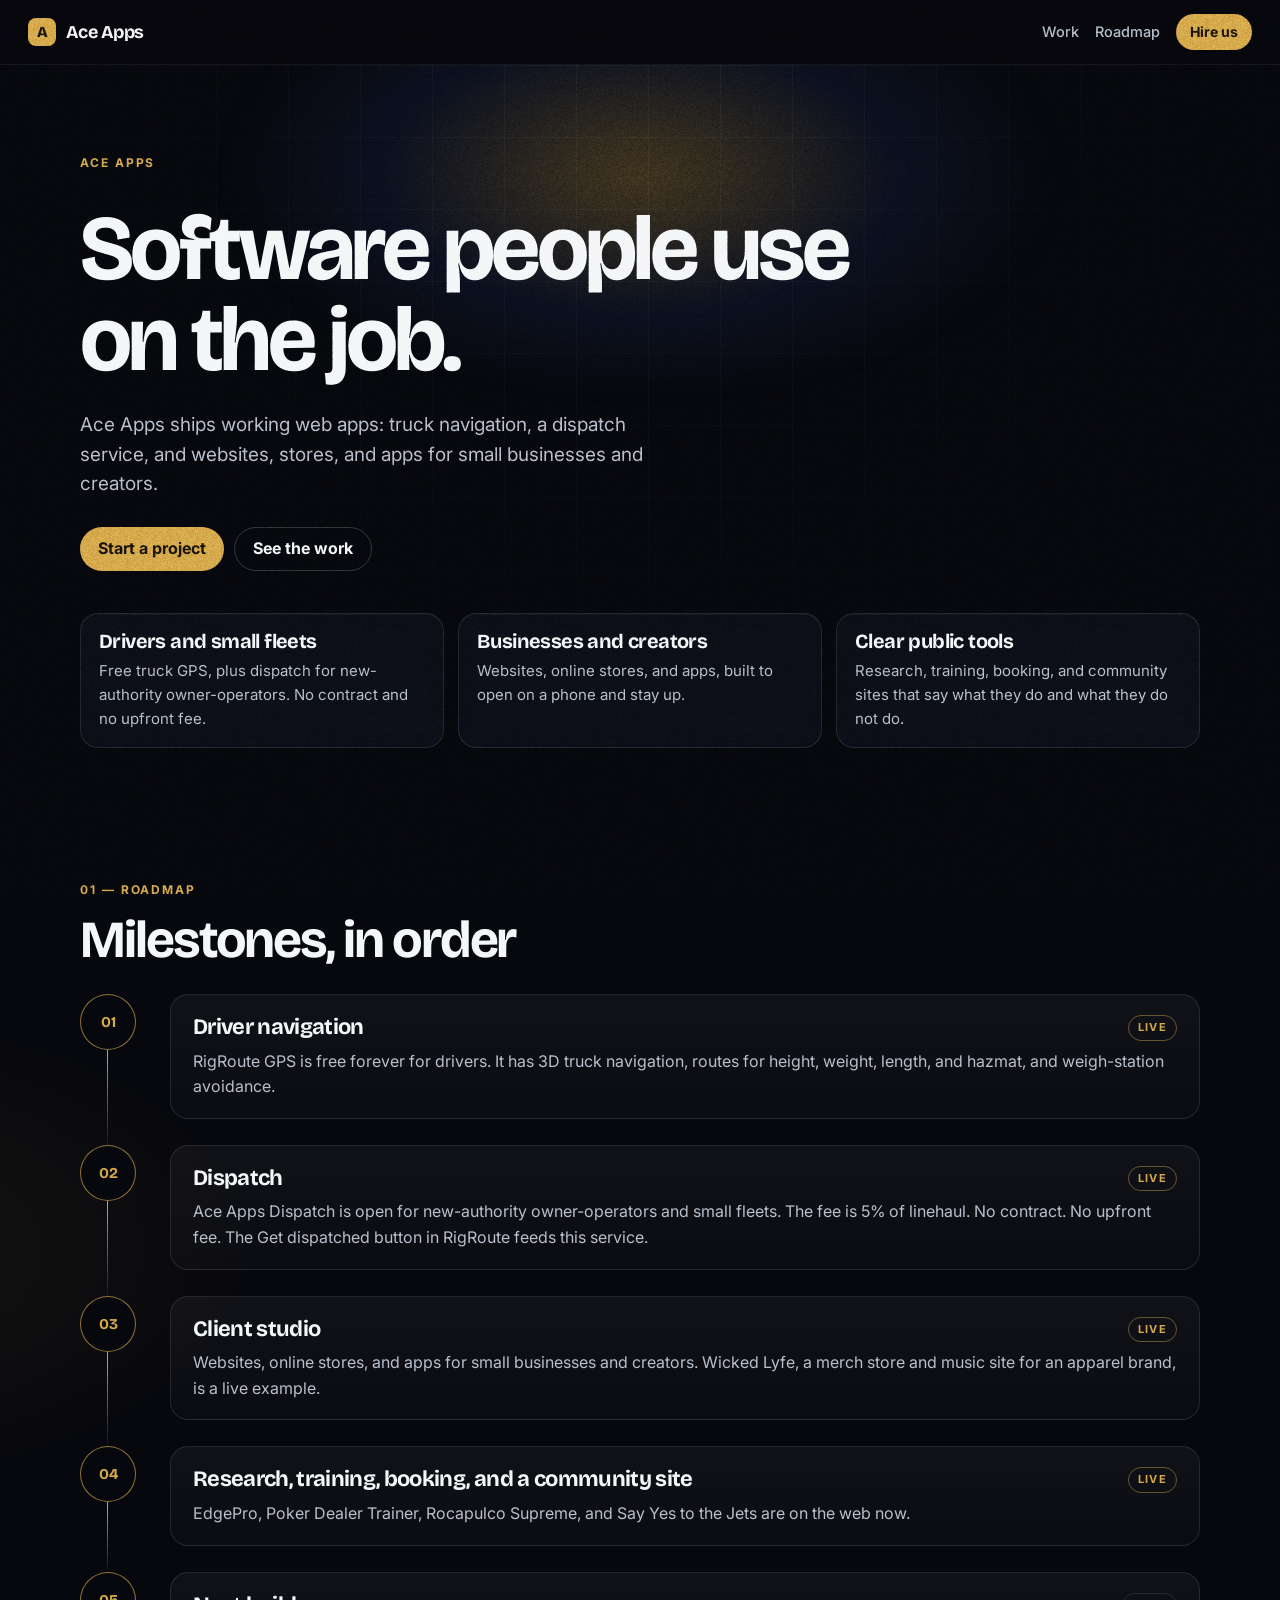
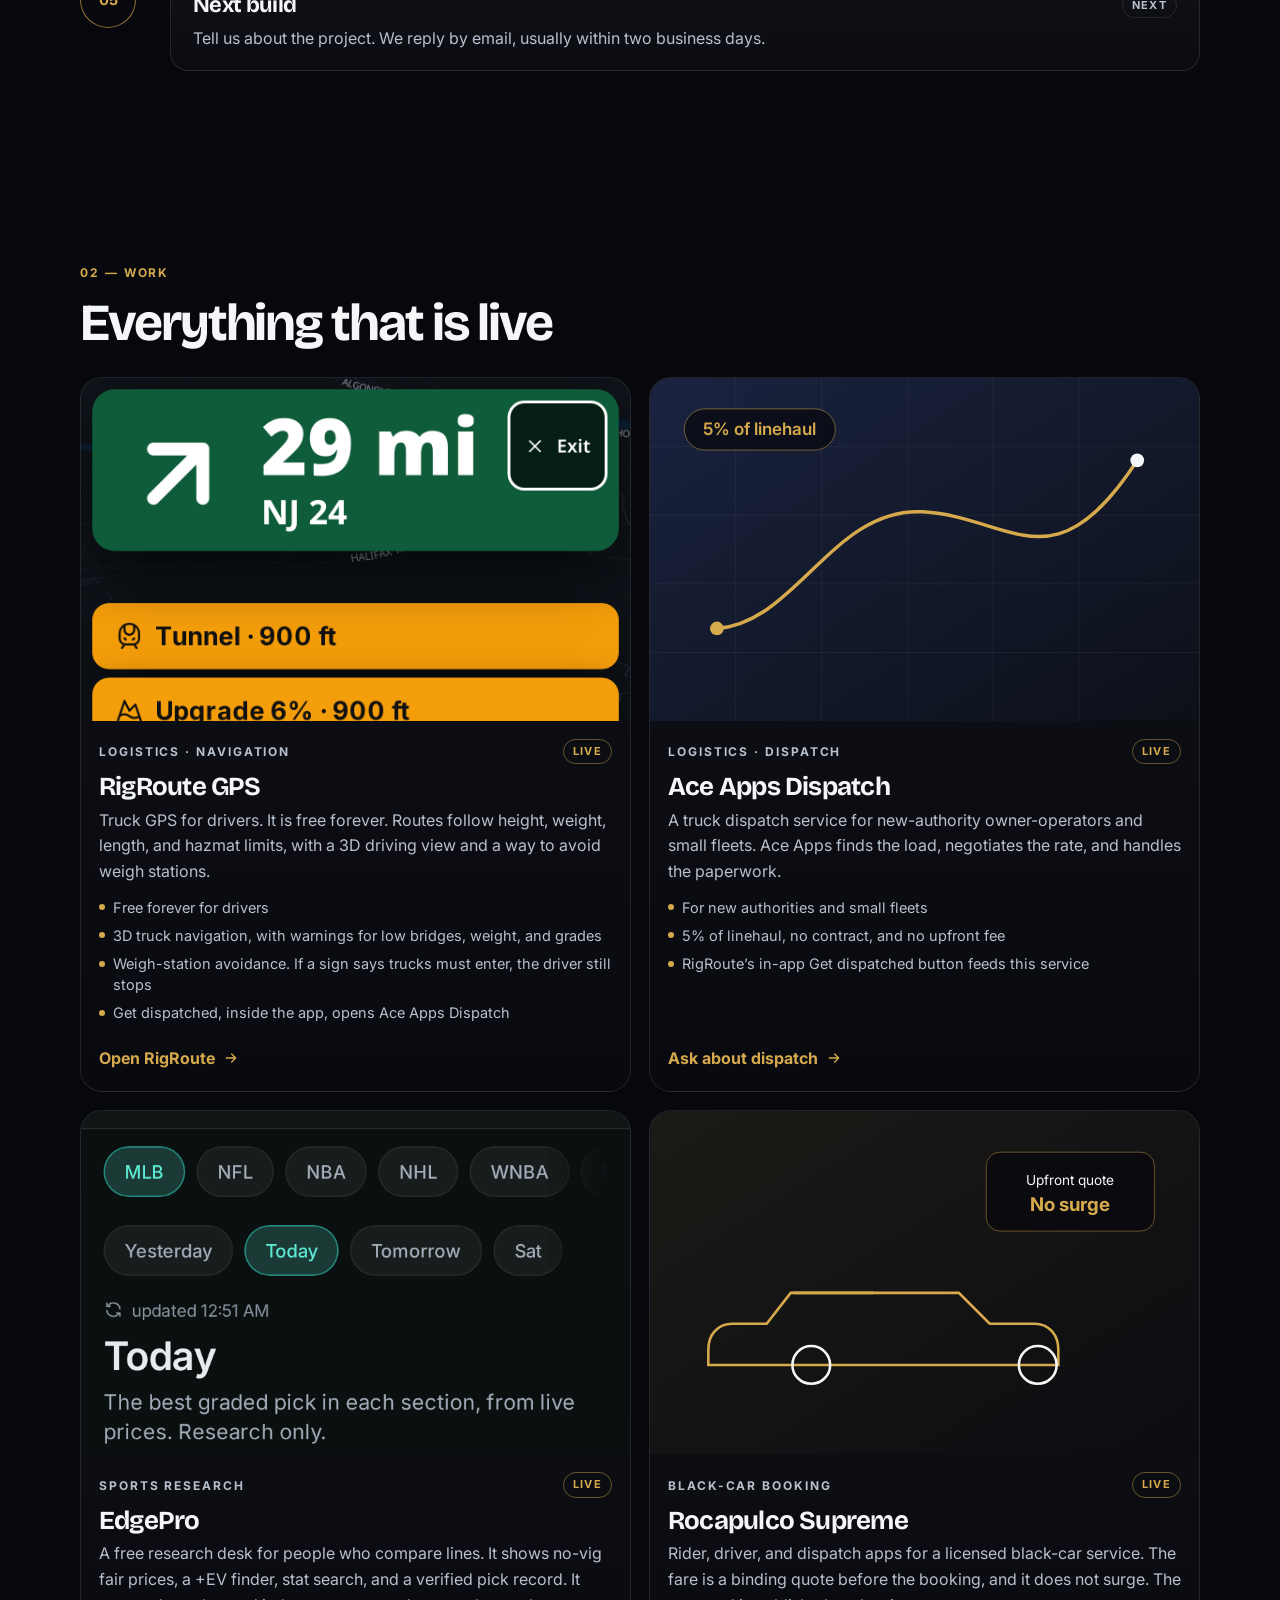
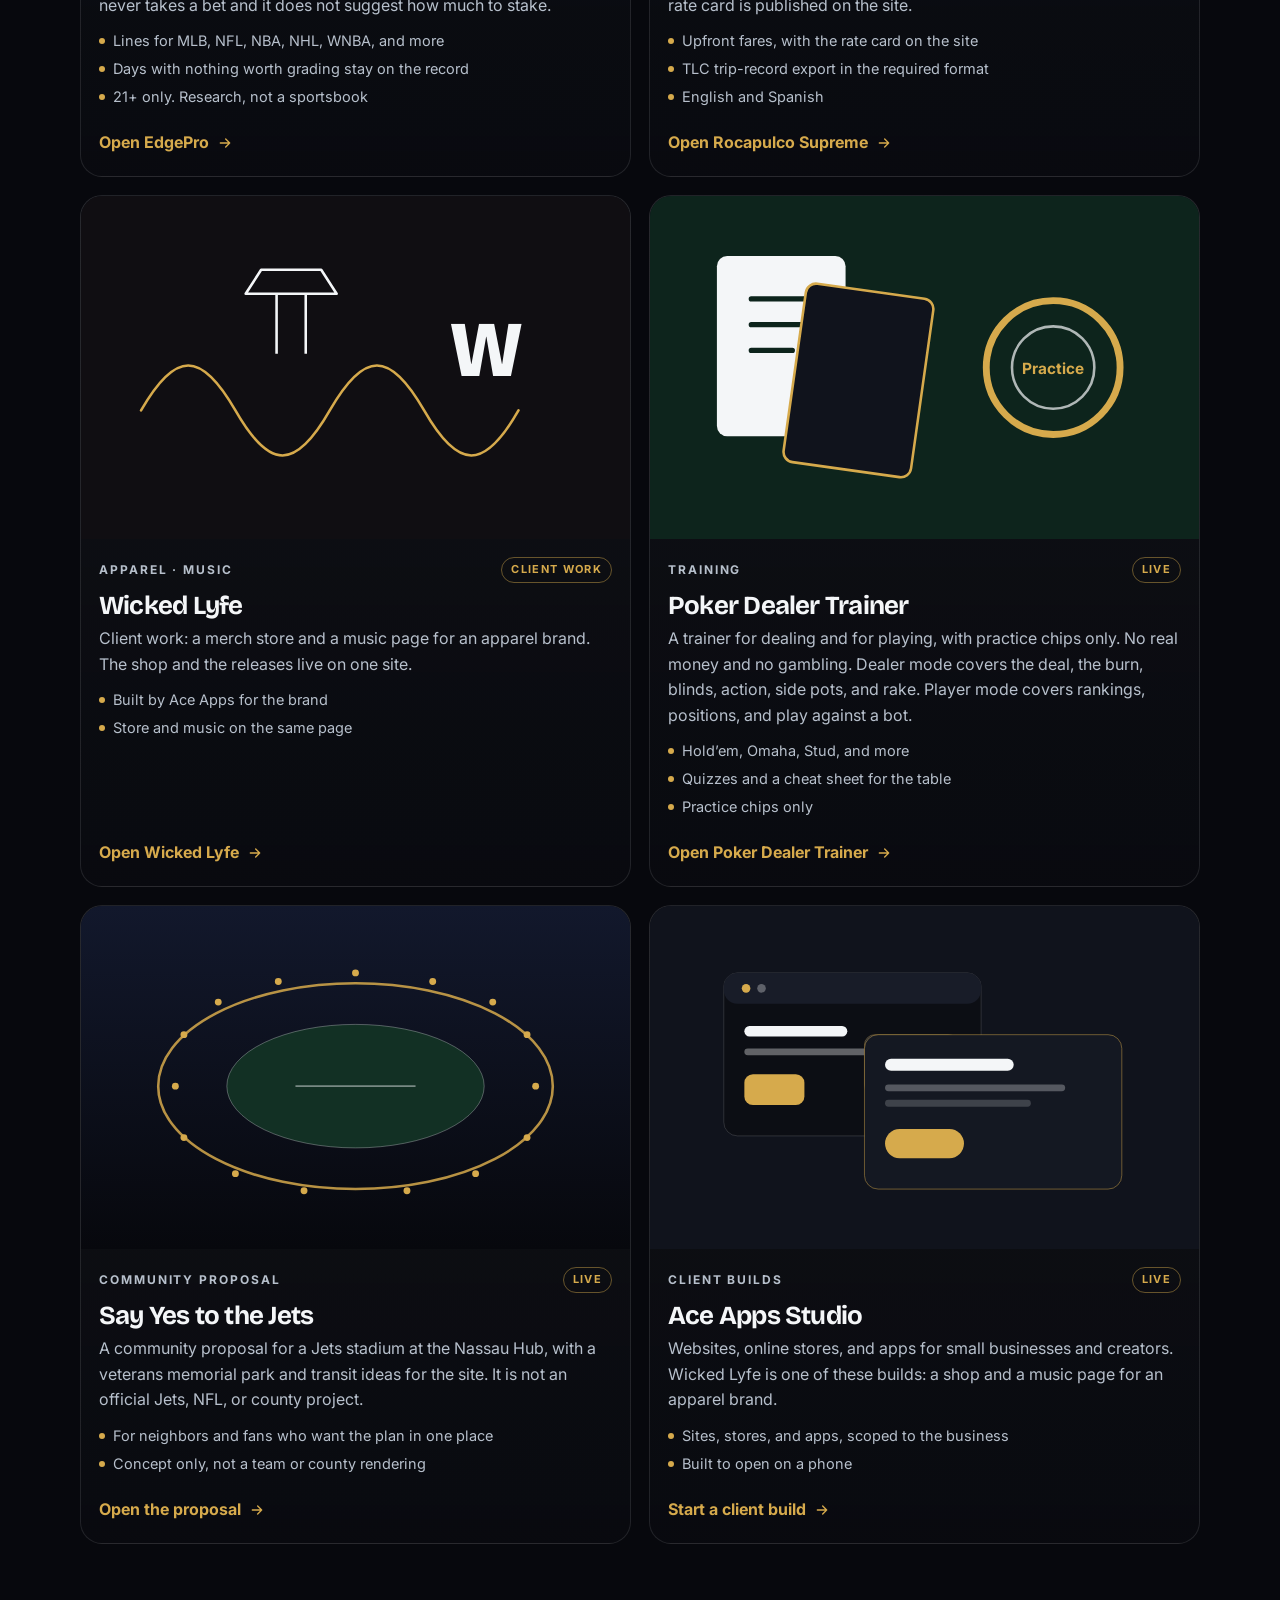
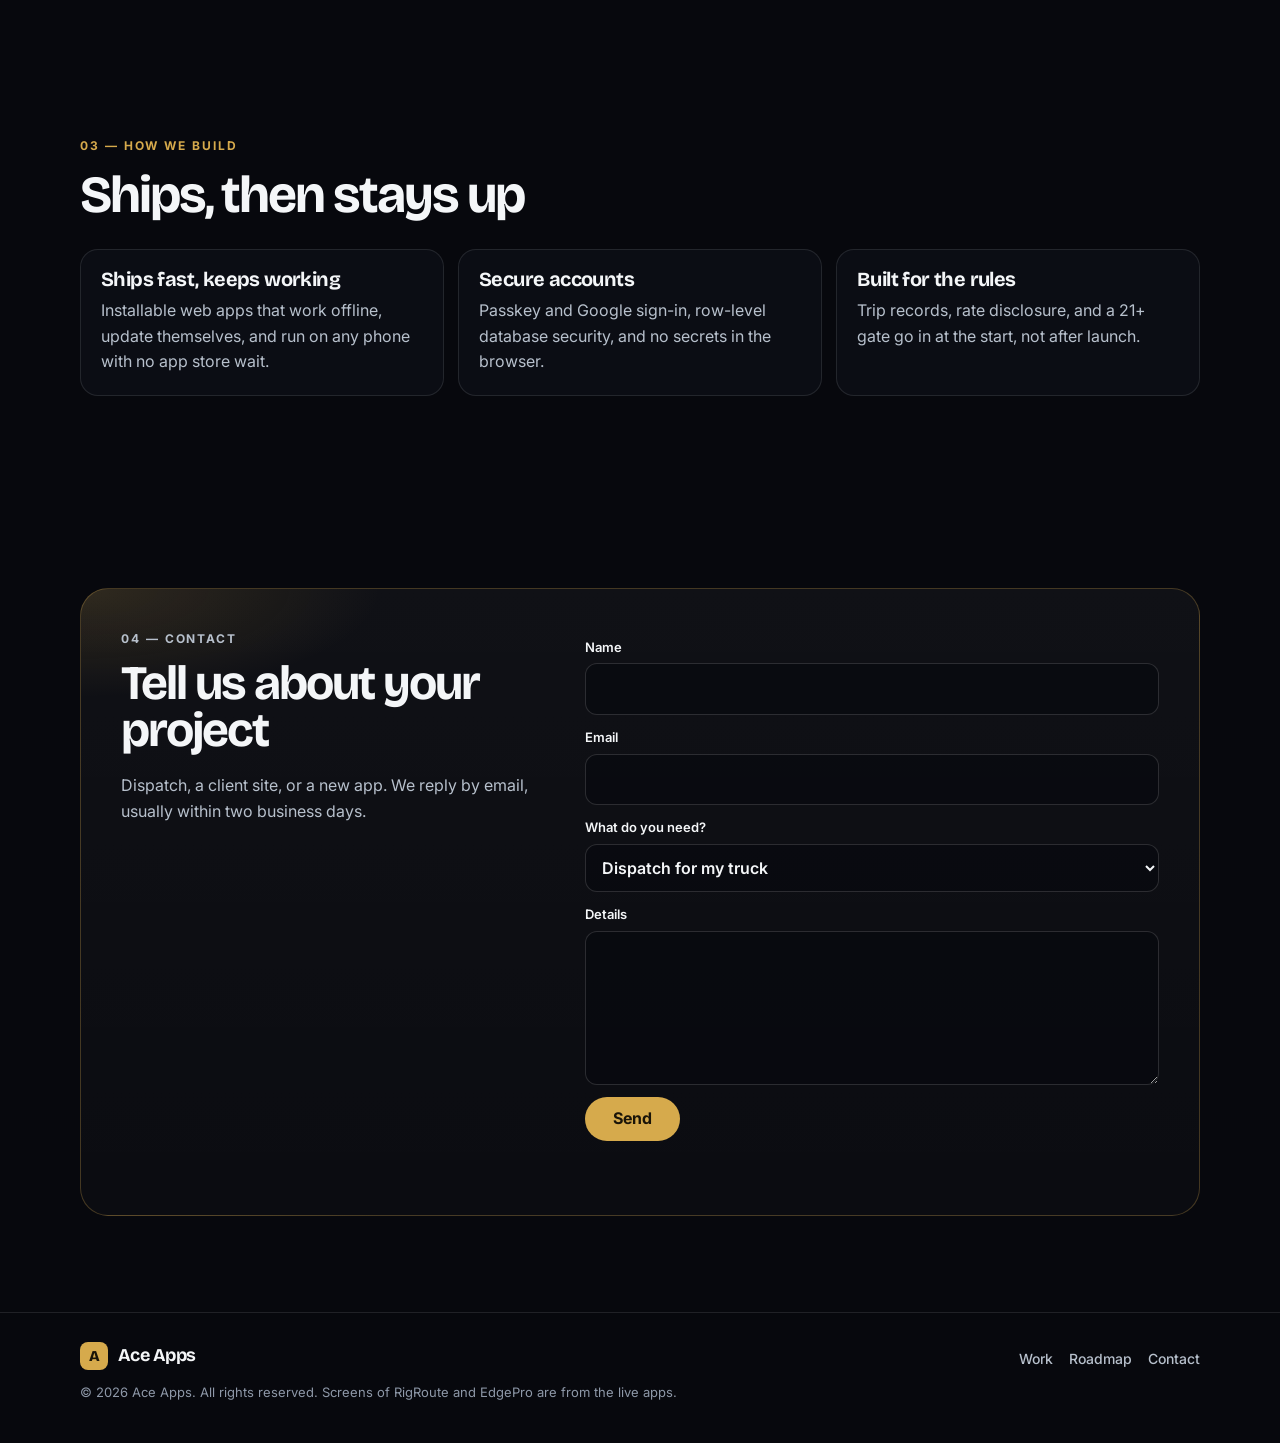
<file: index.html>
<!doctype html>
<html lang="en">
<head>
<meta charset="utf-8">
<meta name="viewport" content="width=device-width,initial-scale=1">
<meta name="theme-color" content="#07080d">
<title>Ace Apps — navigation, dispatch, and client builds</title>
<meta name="description" content="Ace Apps builds RigRoute GPS, Ace Apps Dispatch, client websites and stores, and live tools including EdgePro, Rocapulco Supreme, and Poker Dealer Trainer.">
<meta property="og:title" content="Ace Apps">
<meta property="og:description" content="Truck navigation, dispatch, and websites, stores, and apps for small businesses and creators.">
<meta property="og:image" content="https://ace9x.github.io/img/rigroute-nav.png">
<link rel="icon" href="favicon.ico">
<link rel="preconnect" href="https://fonts.googleapis.com">
<link rel="preconnect" href="https://fonts.gstatic.com" crossorigin>
<link href="https://fonts.googleapis.com/css2?family=Bricolage+Grotesque:opsz,wght@12..96,600;12..96,700;12..96,800&family=Inter:wght@400;500;600&display=swap" rel="stylesheet">
<link rel="stylesheet" href="style.css">
<script>document.documentElement.classList.add("js")</script>
</head>
<body>
<a class="skip" href="#work">Skip to work</a>
<div class="grain" aria-hidden="true"></div>
<header class="top">
  <a class="brand" href="#top"><span class="mark" aria-hidden="true">A</span> Ace Apps</a>
  <nav>
    <a href="#work">Work</a>
    <a href="#roadmap">Roadmap</a>
    <a href="#hire" class="btn sm">Hire us</a>
  </nav>
</header>

<main id="top">
  <section class="hero">
    <div class="wrap">
      <p class="eyebrow">Ace Apps</p>
      <h1>Software people use on the job.</h1>
      <p class="lede">Ace Apps ships working web apps: truck navigation, a dispatch service, and websites, stores, and apps for small businesses and creators.</p>
      <div class="cta">
        <a class="btn" href="#hire">Start a project</a>
        <a class="btn ghost" href="#work">See the work</a>
      </div>
      <div class="mission">
        <article>
          <h2>Drivers and small fleets</h2>
          <p>Free truck GPS, plus dispatch for new-authority owner-operators. No contract and no upfront fee.</p>
        </article>
        <article>
          <h2>Businesses and creators</h2>
          <p>Websites, online stores, and apps, built to open on a phone and stay up.</p>
        </article>
        <article>
          <h2>Clear public tools</h2>
          <p>Research, training, booking, and community sites that say what they do and what they do not do.</p>
        </article>
      </div>
    </div>
  </section>

  <section class="section" id="roadmap">
    <div class="wrap">
      <div class="sec-head reveal">
        <p class="eyebrow">01 — Roadmap</p>
        <h2>Milestones, in order</h2>
      </div>
      <ol class="steps">
        <li class="step reveal">
          <div class="num">01</div>
          <div class="step-card">
            <div class="step-top"><h3>Driver navigation</h3><span class="pill">Live</span></div>
            <p>RigRoute GPS is free forever for drivers. It has 3D truck navigation, routes for height, weight, length, and hazmat, and weigh-station avoidance.</p>
          </div>
        </li>
        <li class="step reveal">
          <div class="num">02</div>
          <div class="step-card">
            <div class="step-top"><h3>Dispatch</h3><span class="pill">Live</span></div>
            <p>Ace Apps Dispatch is open for new-authority owner-operators and small fleets. The fee is 5% of linehaul. No contract. No upfront fee. The Get dispatched button in RigRoute feeds this service.</p>
          </div>
        </li>
        <li class="step reveal">
          <div class="num">03</div>
          <div class="step-card">
            <div class="step-top"><h3>Client studio</h3><span class="pill">Live</span></div>
            <p>Websites, online stores, and apps for small businesses and creators. Wicked Lyfe, a merch store and music site for an apparel brand, is a live example.</p>
          </div>
        </li>
        <li class="step reveal">
          <div class="num">04</div>
          <div class="step-card">
            <div class="step-top"><h3>Research, training, booking, and a community site</h3><span class="pill">Live</span></div>
            <p>EdgePro, Poker Dealer Trainer, Rocapulco Supreme, and Say Yes to the Jets are on the web now.</p>
          </div>
        </li>
        <li class="step reveal">
          <div class="num">05</div>
          <div class="step-card">
            <div class="step-top"><h3>Next build</h3><span class="pill next">Next</span></div>
            <p>Tell us about the project. We reply by email, usually within two business days.</p>
          </div>
        </li>
      </ol>
    </div>
  </section>

  <section class="section" id="work">
    <div class="wrap">
      <div class="sec-head reveal">
        <p class="eyebrow">02 — Work</p>
        <h2>Everything that is live</h2>
      </div>
      <div class="projects">
        <article class="card reveal">
          <div class="visual">
            <img src="img/rigroute-nav.png" alt="RigRoute turn-by-turn navigation with grade warnings and a speed limit" width="640" height="400">
          </div>
          <div class="card-body">
            <div class="meta"><p class="eyebrow">Logistics · Navigation</p><span class="pill">Live</span></div>
            <h3>RigRoute GPS</h3>
            <p>Truck GPS for drivers. It is free forever. Routes follow height, weight, length, and hazmat limits, with a 3D driving view and a way to avoid weigh stations.</p>
            <ul>
              <li>Free forever for drivers</li>
              <li>3D truck navigation, with warnings for low bridges, weight, and grades</li>
              <li>Weigh-station avoidance. If a sign says trucks must enter, the driver still stops</li>
              <li>Get dispatched, inside the app, opens Ace Apps Dispatch</li>
            </ul>
            <a class="more" href="https://ace9x.github.io/truckers-gps/" target="_blank" rel="noopener">Open RigRoute <span class="sr">(opens in a new tab)</span><svg viewBox="0 0 24 24" aria-hidden="true"><path d="M5 12h14M13 6l6 6-6 6"/></svg></a>
          </div>
        </article>

        <article class="card reveal">
          <div class="visual" aria-hidden="true">
            <svg viewBox="0 0 640 400" preserveAspectRatio="xMidYMid slice">
              <defs>
                <linearGradient id="dBg" x1="0" y1="0" x2="1" y2="1"><stop offset="0" stop-color="#1a2340"/><stop offset="1" stop-color="#0c1018"/></linearGradient>
              </defs>
              <rect width="640" height="400" fill="url(#dBg)"/>
              <g stroke="rgba(255,255,255,.06)" stroke-width="1"><path d="M0 80H640M0 160H640M0 240H640M0 320H640M100 0V400M200 0V400M300 0V400M400 0V400M500 0V400"/></g>
              <path d="M78 292C170 286 214 150 318 156S470 246 568 96" fill="none" stroke="#D6AA4C" stroke-width="4" stroke-linecap="round"/>
              <circle cx="78" cy="292" r="8" fill="#D6AA4C"/>
              <circle cx="568" cy="96" r="8" fill="#f4f6f8"/>
              <rect x="40" y="36" width="176" height="48" rx="24" fill="rgba(7,8,13,.72)" stroke="rgba(214,170,76,.55)"/>
              <text x="128" y="67" text-anchor="middle" fill="#D6AA4C" font-family="Inter, system-ui, sans-serif" font-size="20" font-weight="600">5% of linehaul</text>
            </svg>
          </div>
          <div class="card-body">
            <div class="meta"><p class="eyebrow">Logistics · Dispatch</p><span class="pill">Live</span></div>
            <h3>Ace Apps Dispatch</h3>
            <p>A truck dispatch service for new-authority owner-operators and small fleets. Ace Apps finds the load, negotiates the rate, and handles the paperwork.</p>
            <ul>
              <li>For new authorities and small fleets</li>
              <li>5% of linehaul, no contract, and no upfront fee</li>
              <li>RigRoute’s in-app Get dispatched button feeds this service</li>
            </ul>
            <a class="more" href="#hire" data-project="Dispatch for my truck">Ask about dispatch <svg viewBox="0 0 24 24" aria-hidden="true"><path d="M5 12h14M13 6l6 6-6 6"/></svg></a>
          </div>
        </article>

        <article class="card reveal">
          <div class="visual">
            <img src="img/edgepro-today.png" alt="EdgePro Today screen with league filters and a research-only note" width="640" height="400">
          </div>
          <div class="card-body">
            <div class="meta"><p class="eyebrow">Sports research</p><span class="pill">Live</span></div>
            <h3>EdgePro</h3>
            <p>A free research desk for people who compare lines. It shows no-vig fair prices, a +EV finder, stat search, and a verified pick record. It never takes a bet and it does not suggest how much to stake.</p>
            <ul>
              <li>Lines for MLB, NFL, NBA, NHL, WNBA, and more</li>
              <li>Days with nothing worth grading stay on the record</li>
              <li>21+ only. Research, not a sportsbook</li>
            </ul>
            <a class="more" href="https://ace9x.github.io/edgepro-web/" target="_blank" rel="noopener">Open EdgePro <span class="sr">(opens in a new tab)</span><svg viewBox="0 0 24 24" aria-hidden="true"><path d="M5 12h14M13 6l6 6-6 6"/></svg></a>
          </div>
        </article>

        <article class="card reveal">
          <div class="visual" aria-hidden="true">
            <svg viewBox="0 0 640 400" preserveAspectRatio="xMidYMid slice">
              <defs>
                <linearGradient id="rBg" x1="0" y1="0" x2="1" y2="1"><stop offset="0" stop-color="#1c1a16"/><stop offset="1" stop-color="#0c0d12"/></linearGradient>
              </defs>
              <rect width="640" height="400" fill="url(#rBg)"/>
              <path d="M96 248h40l28-36h196l36 36h52c18 0 28 14 28 30v18H68v-18c0-16 10-30 28-30z" fill="none" stroke="#D6AA4C" stroke-width="3"/>
              <circle cx="188" cy="296" r="22" fill="none" stroke="#f4f6f8" stroke-width="3"/>
              <circle cx="452" cy="296" r="22" fill="none" stroke="#f4f6f8" stroke-width="3"/>
              <path d="M168 212h92" stroke="#D6AA4C" stroke-width="3" stroke-linecap="round"/>
              <rect x="392" y="48" width="196" height="92" rx="16" fill="rgba(7,8,13,.72)" stroke="rgba(214,170,76,.5)"/>
              <text x="490" y="86" text-anchor="middle" fill="#f4f6f8" font-family="Inter, system-ui, sans-serif" font-size="16">Upfront quote</text>
              <text x="490" y="116" text-anchor="middle" fill="#D6AA4C" font-family="Inter, system-ui, sans-serif" font-size="22" font-weight="700">No surge</text>
            </svg>
          </div>
          <div class="card-body">
            <div class="meta"><p class="eyebrow">Black-car booking</p><span class="pill">Live</span></div>
            <h3>Rocapulco Supreme</h3>
            <p>Rider, driver, and dispatch apps for a licensed black-car service. The fare is a binding quote before the booking, and it does not surge. The rate card is published on the site.</p>
            <ul>
              <li>Upfront fares, with the rate card on the site</li>
              <li>TLC trip-record export in the required format</li>
              <li>English and Spanish</li>
            </ul>
            <a class="more" href="https://ace9x.github.io/rocapulco-supreme-web/" target="_blank" rel="noopener">Open Rocapulco Supreme <span class="sr">(opens in a new tab)</span><svg viewBox="0 0 24 24" aria-hidden="true"><path d="M5 12h14M13 6l6 6-6 6"/></svg></a>
          </div>
        </article>

        <article class="card reveal">
          <div class="visual" aria-hidden="true">
            <svg viewBox="0 0 640 400" preserveAspectRatio="xMidYMid slice">
              <rect width="640" height="400" fill="#100e12"/>
              <path d="M70 250c40-70 70-70 110 0s70 70 110 0 70-70 110 0 70 70 110 0" fill="none" stroke="#D6AA4C" stroke-width="3" stroke-linecap="round"/>
              <path d="M210 86h70l18 28H192z" fill="none" stroke="#f4f6f8" stroke-width="3" stroke-linejoin="round"/>
              <path d="M228 114v70M262 114v70" stroke="#f4f6f8" stroke-width="3"/>
              <text x="430" y="210" fill="#f4f6f8" font-family="Bricolage Grotesque, Inter, sans-serif" font-size="92" font-weight="800">W</text>
            </svg>
          </div>
          <div class="card-body">
            <div class="meta"><p class="eyebrow">Apparel · Music</p><span class="pill">Client work</span></div>
            <h3>Wicked Lyfe</h3>
            <p>Client work: a merch store and a music page for an apparel brand. The shop and the releases live on one site.</p>
            <ul>
              <li>Built by Ace Apps for the brand</li>
              <li>Store and music on the same page</li>
            </ul>
            <a class="more" href="https://ace9x.github.io/wickedlyfe/" target="_blank" rel="noopener">Open Wicked Lyfe <span class="sr">(opens in a new tab)</span><svg viewBox="0 0 24 24" aria-hidden="true"><path d="M5 12h14M13 6l6 6-6 6"/></svg></a>
          </div>
        </article>

        <article class="card reveal">
          <div class="visual" aria-hidden="true">
            <svg viewBox="0 0 640 400" preserveAspectRatio="xMidYMid slice">
              <rect width="640" height="400" fill="#0d241c"/>
              <rect x="78" y="70" width="150" height="210" rx="12" fill="#f4f6f8"/>
              <path d="M118 120h70M118 150h70M118 180h48" stroke="#0d241c" stroke-width="6" stroke-linecap="round"/>
              <rect x="168" y="110" width="150" height="210" rx="12" fill="#10131c" stroke="#D6AA4C" stroke-width="3" transform="rotate(8 243 215)"/>
              <circle cx="470" cy="200" r="78" fill="none" stroke="#D6AA4C" stroke-width="8"/>
              <circle cx="470" cy="200" r="48" fill="none" stroke="rgba(244,246,248,.7)" stroke-width="3"/>
              <text x="470" y="208" text-anchor="middle" fill="#D6AA4C" font-family="Inter, system-ui, sans-serif" font-size="18" font-weight="700">Practice</text>
            </svg>
          </div>
          <div class="card-body">
            <div class="meta"><p class="eyebrow">Training</p><span class="pill">Live</span></div>
            <h3>Poker Dealer Trainer</h3>
            <p>A trainer for dealing and for playing, with practice chips only. No real money and no gambling. Dealer mode covers the deal, the burn, blinds, action, side pots, and rake. Player mode covers rankings, positions, and play against a bot.</p>
            <ul>
              <li>Hold’em, Omaha, Stud, and more</li>
              <li>Quizzes and a cheat sheet for the table</li>
              <li>Practice chips only</li>
            </ul>
            <a class="more" href="https://ace9x.github.io/poker-dealer-trainer/" target="_blank" rel="noopener">Open Poker Dealer Trainer <span class="sr">(opens in a new tab)</span><svg viewBox="0 0 24 24" aria-hidden="true"><path d="M5 12h14M13 6l6 6-6 6"/></svg></a>
          </div>
        </article>

        <article class="card reveal">
          <div class="visual" aria-hidden="true">
            <svg viewBox="0 0 640 400" preserveAspectRatio="xMidYMid slice">
              <defs>
                <linearGradient id="jBg" x1="0" y1="0" x2="0" y2="1"><stop offset="0" stop-color="#12182c"/><stop offset="1" stop-color="#07080d"/></linearGradient>
              </defs>
              <rect width="640" height="400" fill="url(#jBg)"/>
              <ellipse cx="320" cy="210" rx="230" ry="120" fill="none" stroke="rgba(214,170,76,.85)" stroke-width="3"/>
              <ellipse cx="320" cy="210" rx="150" ry="72" fill="#123024" stroke="rgba(244,246,248,.35)"/>
              <path d="M250 210h140" stroke="rgba(244,246,248,.45)" stroke-width="2"/>
              <g fill="#D6AA4C">
                <circle cx="120" cy="150" r="4"/><circle cx="160" cy="112" r="4"/><circle cx="230" cy="88" r="4"/><circle cx="320" cy="78" r="4"/>
                <circle cx="410" cy="88" r="4"/><circle cx="480" cy="112" r="4"/><circle cx="520" cy="150" r="4"/><circle cx="530" cy="210" r="4"/>
                <circle cx="110" cy="210" r="4"/><circle cx="120" cy="270" r="4"/><circle cx="180" cy="312" r="4"/><circle cx="260" cy="332" r="4"/>
                <circle cx="380" cy="332" r="4"/><circle cx="460" cy="312" r="4"/><circle cx="520" cy="270" r="4"/>
              </g>
            </svg>
          </div>
          <div class="card-body">
            <div class="meta"><p class="eyebrow">Community proposal</p><span class="pill">Live</span></div>
            <h3>Say Yes to the Jets</h3>
            <p>A community proposal for a Jets stadium at the Nassau Hub, with a veterans memorial park and transit ideas for the site. It is not an official Jets, NFL, or county project.</p>
            <ul>
              <li>For neighbors and fans who want the plan in one place</li>
              <li>Concept only, not a team or county rendering</li>
            </ul>
            <a class="more" href="https://ace9x.github.io/say-yes-to-the-jets/" target="_blank" rel="noopener">Open the proposal <span class="sr">(opens in a new tab)</span><svg viewBox="0 0 24 24" aria-hidden="true"><path d="M5 12h14M13 6l6 6-6 6"/></svg></a>
          </div>
        </article>

        <article class="card reveal">
          <div class="visual" aria-hidden="true">
            <svg viewBox="0 0 640 400" preserveAspectRatio="xMidYMid slice">
              <rect width="640" height="400" fill="#10131c"/>
              <g>
                <rect x="86" y="78" width="300" height="190" rx="16" fill="#0c0e14" stroke="rgba(255,255,255,.16)"/>
                <rect x="86" y="78" width="300" height="36" rx="16" fill="#181c28"/>
                <circle cx="112" cy="96" r="5" fill="#D6AA4C"/><circle cx="130" cy="96" r="5" fill="rgba(255,255,255,.3)"/>
                <rect x="110" y="140" width="120" height="12" rx="6" fill="#f4f6f8"/>
                <rect x="110" y="166" width="180" height="8" rx="4" fill="rgba(255,255,255,.35)"/>
                <rect x="110" y="196" width="70" height="36" rx="10" fill="#D6AA4C"/>
                <rect x="250" y="150" width="110" height="70" rx="12" fill="#1c2438" stroke="rgba(214,170,76,.4)"/>
              </g>
              <rect x="250" y="150" width="300" height="180" rx="16" fill="#141822" stroke="rgba(214,170,76,.55)"/>
              <rect x="274" y="178" width="150" height="14" rx="7" fill="#f4f6f8"/>
              <rect x="274" y="208" width="210" height="8" rx="4" fill="rgba(255,255,255,.28)"/>
              <rect x="274" y="226" width="170" height="8" rx="4" fill="rgba(255,255,255,.18)"/>
              <rect x="274" y="260" width="92" height="34" rx="17" fill="#D6AA4C"/>
            </svg>
          </div>
          <div class="card-body">
            <div class="meta"><p class="eyebrow">Client builds</p><span class="pill">Live</span></div>
            <h3>Ace Apps Studio</h3>
            <p>Websites, online stores, and apps for small businesses and creators. Wicked Lyfe is one of these builds: a shop and a music page for an apparel brand.</p>
            <ul>
              <li>Sites, stores, and apps, scoped to the business</li>
              <li>Built to open on a phone</li>
            </ul>
            <a class="more" href="#hire" data-project="Website, online store, or app">Start a client build <svg viewBox="0 0 24 24" aria-hidden="true"><path d="M5 12h14M13 6l6 6-6 6"/></svg></a>
          </div>
        </article>
      </div>
    </div>
  </section>

  <section class="section" id="how">
    <div class="wrap">
      <div class="sec-head reveal">
        <p class="eyebrow">03 — How we build</p>
        <h2>Ships, then stays up</h2>
      </div>
      <div class="how">
        <article class="reveal"><h3>Ships fast, keeps working</h3><p>Installable web apps that work offline, update themselves, and run on any phone with no app store wait.</p></article>
        <article class="reveal"><h3>Secure accounts</h3><p>Passkey and Google sign-in, row-level database security, and no secrets in the browser.</p></article>
        <article class="reveal"><h3>Built for the rules</h3><p>Trip records, rate disclosure, and a 21+ gate go in at the start, not after launch.</p></article>
      </div>
    </div>
  </section>

  <section class="section" id="hire">
    <div class="wrap">
      <div class="hire-panel reveal">
        <div class="hire">
          <p class="eyebrow">04 — Contact</p>
          <h2>Tell us about your project</h2>
          <p>Dispatch, a client site, or a new app. We reply by email, usually within two business days.</p>
        </div>
        <form id="lead" novalidate>
          <label>Name<input name="name" required maxlength="120" autocomplete="name"></label>
          <label>Email<input name="email" type="email" required maxlength="200" autocomplete="email"></label>
          <label>What do you need?
            <select name="project">
              <option>Dispatch for my truck</option>
              <option>Website, online store, or app</option>
              <option>New app</option>
              <option>Fleet tools</option>
              <option>Booking or ride app</option>
              <option>Data or research tool</option>
              <option>Something else</option>
            </select>
          </label>
          <label>Details<textarea name="message" required minlength="5" maxlength="4000" rows="5"></textarea></label>
          <input name="website" class="hp" tabindex="-1" autocomplete="off" aria-hidden="true">
          <button class="btn" type="submit">Send</button>
          <p id="status" role="status"></p>
        </form>
      </div>
    </div>
  </section>
</main>

<footer>
  <div class="foot">
    <a class="brand" href="#top"><span class="mark" aria-hidden="true">A</span> Ace Apps</a>
    <nav>
      <a href="#work">Work</a>
      <a href="#roadmap">Roadmap</a>
      <a href="#hire">Contact</a>
    </nav>
    <p>© 2026 Ace Apps. All rights reserved. Screens of RigRoute and EdgePro are from the live apps.</p>
  </div>
</footer>
<script src="app.js"></script>
</body>
</html>
</file>
<file: style.css>
:root{
  --bg:#07080d;
  --bg-raise:#10131c;
  --ink:#f4f6f8;
  --mute:#b7c0cc;
  --dim:#8e98a8;
  --line:rgba(255,255,255,.1);
  --gold:#D6AA4C;
  --gold-ink:#1a1408;
  --display:"Bricolage Grotesque",Inter,system-ui,sans-serif;
  --sans:Inter,system-ui,-apple-system,"Segoe UI",sans-serif;
  --radius:22px;
  --shadow:0 24px 60px rgba(0,0,0,.35);
}
*{box-sizing:border-box}
html{scroll-behavior:smooth}
body{
  margin:0;
  color:var(--ink);
  background:
    radial-gradient(900px 480px at 80% -10%, rgba(36,58,112,.45), transparent 60%),
    radial-gradient(700px 420px at -10% 20%, rgba(214,170,76,.08), transparent 55%),
    var(--bg);
  font:16px/1.6 var(--sans);
  color-scheme:dark;
}
img,svg{max-width:100%;display:block}
a{color:inherit}
button,input,select,textarea{font:inherit}
.sr{position:absolute;width:1px;height:1px;padding:0;margin:-1px;overflow:hidden;clip:rect(0,0,0,0);white-space:nowrap;border:0}
.skip{position:absolute;left:12px;top:-48px;z-index:80;background:var(--gold);color:var(--gold-ink);font-weight:700;padding:8px 14px;border-radius:10px;text-decoration:none}
.skip:focus{top:12px}
:focus-visible{outline:2px solid var(--gold);outline-offset:3px}

.grain{position:fixed;inset:0;z-index:40;pointer-events:none;opacity:.18;background:url(img/grain.png);mix-blend-mode:overlay}

.top{
  position:sticky;top:0;z-index:30;
  display:flex;align-items:center;justify-content:space-between;gap:12px 16px;
  padding:12px 20px;
  background:rgba(7,8,13,.72);
  border-bottom:1px solid rgba(255,255,255,.06);
  backdrop-filter:blur(18px);
}
.brand{display:inline-flex;align-items:center;gap:10px;text-decoration:none;font-family:var(--display);font-weight:700;letter-spacing:-.03em;font-size:18px}
.mark{display:grid;place-items:center;width:28px;height:28px;border-radius:8px;background:var(--gold);color:var(--gold-ink);font-family:var(--display);font-weight:800;font-size:15px}
nav{display:flex;flex-wrap:wrap;align-items:center;gap:6px 16px}
nav a{color:var(--mute);text-decoration:none;font-size:14.5px;font-weight:500}
nav a:hover{color:var(--ink)}

.btn{
  display:inline-flex;align-items:center;justify-content:center;
  min-height:44px;padding:0 18px;border-radius:999px;
  background:var(--gold);color:var(--gold-ink);font-weight:700;
  text-decoration:none;border:0;cursor:pointer;
}
.btn.sm{min-height:36px;padding:0 14px;font-size:14px}
.btn.ghost{background:transparent;color:var(--ink);border:1px solid rgba(255,255,255,.18)}
@media(hover:hover){
  .btn{transition:transform .2s ease,background .2s ease,border-color .2s ease}
  .btn:hover{transform:translateY(-1px);background:#e3bc68}
  .btn.ghost:hover{background:rgba(255,255,255,.05);border-color:rgba(255,255,255,.32);color:var(--ink)}
}

.wrap{width:min(1120px,calc(100% - 40px));margin:auto}
#work,#roadmap,#hire,#how{scroll-margin-top:84px}
.hero{position:relative;padding:56px 0 28px;overflow:hidden}
.hero::before{
  content:"";position:absolute;inset:0;pointer-events:none;
  background-image:
    linear-gradient(rgba(255,255,255,.045) 1px,transparent 1px),
    linear-gradient(90deg,rgba(255,255,255,.045) 1px,transparent 1px);
  background-size:72px 72px;
  mask-image:radial-gradient(ellipse at 50% 0%,#000 10%,transparent 68%);
}
.hero::after{
  content:"";position:absolute;left:50%;top:-120px;width:min(860px,120vw);height:460px;transform:translateX(-50%);
  background:radial-gradient(ellipse at center,rgba(214,170,76,.28),rgba(37,62,130,.16) 42%,transparent 70%);
  filter:blur(6px);pointer-events:none;
}
.hero .wrap,.band,.section{position:relative;z-index:1}
.eyebrow{margin:0;color:var(--gold);font-size:12px;font-weight:700;letter-spacing:.16em;text-transform:uppercase}
h1,h2,h3{font-family:var(--display);letter-spacing:-.04em;line-height:.98;font-weight:700}
h1{margin:.35em 0 .28em;font-size:clamp(44px,12vw,92px);max-width:9.2em}
.lede{margin:0;max-width:38rem;color:var(--mute);font-size:clamp(17px,2.4vw,19px);line-height:1.55}
.cta{display:flex;flex-wrap:wrap;gap:10px;margin-top:28px}

.mission{display:grid;gap:12px;margin-top:42px}
.mission article{
  padding:18px 18px 16px;border-radius:18px;
  background:rgba(16,19,28,.72);
  border:1px solid var(--line);
  box-shadow:inset 0 1px 0 rgba(255,255,255,.04);
  backdrop-filter:blur(10px);
}
.mission h2{margin:0 0 8px;font-size:20px;letter-spacing:-.03em}
.mission p,.step p,.how p,.hire p,.card p,.card li{color:var(--mute)}
.mission p{margin:0;font-size:15px}

.section{padding:64px 0}
.sec-head{margin-bottom:28px;max-width:40rem}
.sec-head h2{margin:.3em 0 0;font-size:clamp(32px,6vw,52px)}

.steps{display:grid;margin:0;padding:0;list-style:none}
.step{display:grid;grid-template-columns:52px 1fr;gap:14px;position:relative;padding-bottom:22px}
.step::before{
  content:"";position:absolute;left:19px;top:44px;bottom:0;width:1px;
  background:linear-gradient(var(--gold),rgba(214,170,76,.05));
}
.step:last-child{padding-bottom:0}
.step:last-child::before{display:none}
.num{
  width:40px;height:40px;border-radius:50%;display:grid;place-items:center;
  border:1px solid rgba(214,170,76,.65);background:#07080d;color:var(--gold);
  font-family:var(--display);font-weight:700;font-size:13px;position:relative;z-index:1;
}
.step-card{
  padding:16px 16px 14px;border-radius:18px;
  background:linear-gradient(180deg,rgba(255,255,255,.045),rgba(255,255,255,.02));
  border:1px solid var(--line);
}
.step-top{display:flex;flex-wrap:wrap;gap:8px 12px;align-items:center;justify-content:space-between}
.step h3,.card h3,.how h3{margin:0;font-size:22px;letter-spacing:-.03em}
.step p{margin:8px 0 0}
.pill{
  display:inline-flex;align-items:center;border-radius:999px;
  border:1px solid rgba(214,170,76,.45);color:var(--gold);
  padding:3px 9px;font-size:11px;font-weight:700;letter-spacing:.12em;text-transform:uppercase;
}
.pill.next{color:var(--mute);border-color:var(--line)}

.projects{display:grid;gap:14px}
.card{
  display:flex;flex-direction:column;min-width:0;
  border-radius:var(--radius);border:1px solid var(--line);
  background:linear-gradient(180deg,rgba(255,255,255,.04),rgba(12,14,20,.4));
  overflow:hidden;
}
.visual{position:relative;aspect-ratio:16/10;background:#10141f;overflow:hidden}
.visual img,.visual svg{width:100%;height:100%;object-fit:cover}
.visual img{object-position:center top}
.card-body{display:flex;flex-direction:column;gap:0;padding:18px 18px 20px;flex:1}
.meta{display:flex;flex-wrap:wrap;gap:8px 10px;align-items:center;justify-content:space-between;margin-bottom:10px}
.card h3{font-size:26px;margin-bottom:8px}
.card p{margin:0}
.card ul{margin:12px 0 16px;padding:0;list-style:none}
.card li{position:relative;margin:0 0 7px;padding-left:14px;font-size:14.5px;line-height:1.45}
.card li::before{content:"";position:absolute;left:0;top:.55em;width:6px;height:6px;border-radius:50%;background:var(--gold)}
.more{
  margin-top:auto;align-self:flex-start;display:inline-flex;align-items:center;gap:8px;
  color:var(--gold);font-weight:700;text-decoration:none;
}
.more svg{width:16px;height:16px;fill:none;stroke:currentColor;stroke-width:2;stroke-linecap:round;stroke-linejoin:round}
@media(hover:hover){
  .card{transition:transform .35s ease,border-color .35s ease,box-shadow .35s ease}
  .card:hover{transform:translateY(-4px);border-color:rgba(214,170,76,.55);box-shadow:var(--shadow)}
  .visual img,.visual svg{transition:transform .6s ease}
  .card:hover .visual img,.card:hover .visual svg{transform:scale(1.035)}
  .more svg{transition:transform .25s ease}
  .card:hover .more svg{transform:translateX(4px)}
}
.card:focus-within{border-color:rgba(214,170,76,.7)}

.how{display:grid;gap:12px}
.how article{padding:20px;border-radius:18px;border:1px solid var(--line);background:rgba(16,19,28,.55)}
.how h3{font-size:20px;margin-bottom:8px}
.how p{margin:0}

.hire-panel{
  display:grid;gap:22px;padding:22px;border-radius:28px;
  border:1px solid rgba(214,170,76,.28);
  background:
    radial-gradient(500px 180px at 0% 0%,rgba(214,170,76,.16),transparent 60%),
    linear-gradient(180deg,rgba(255,255,255,.04),rgba(255,255,255,.02));
}
.hire h2{margin:.25em 0 .4em;font-size:clamp(32px,6vw,48px)}
.hire p{margin:0 0 4px}
form{display:grid;gap:12px;margin-top:8px}
label{display:grid;gap:6px;font-size:13px;font-weight:600}
input,select,textarea{
  width:100%;color:var(--ink);background:rgba(7,8,13,.55);
  border:1px solid rgba(255,255,255,.14);border-radius:12px;padding:12px 12px;font-size:16px;
}
textarea{resize:vertical;min-height:120px}
input:focus,select:focus,textarea:focus{outline:2px solid var(--gold);outline-offset:1px;border-color:transparent}
.hp{position:absolute;left:-9999px}
#status{min-height:1.4em;margin:0}
form .btn{width:100%}

footer{border-top:1px solid var(--line);padding:28px 0 40px}
.foot{width:min(1120px,calc(100% - 40px));margin:auto;display:grid;gap:12px}
.foot p{margin:0;color:var(--dim);font-size:13px}
.foot nav{display:flex;flex-wrap:wrap;gap:8px 16px;padding:0}
.foot nav a{color:var(--mute);text-decoration:none;font-size:14px}
.foot nav a:hover{color:var(--ink)}

.js .reveal{opacity:0;transform:translateY(18px);transition:opacity .7s cubic-bezier(.2,.7,.2,1),transform .7s cubic-bezier(.2,.7,.2,1)}
.js .reveal.in{opacity:1;transform:none}
.js .projects .reveal:nth-child(2){transition-delay:.06s}
.js .projects .reveal:nth-child(3){transition-delay:.12s}
.js .projects .reveal:nth-child(4){transition-delay:.04s}
.js .projects .reveal:nth-child(5){transition-delay:.1s}
.js .projects .reveal:nth-child(6){transition-delay:.16s}
.js .projects .reveal:nth-child(7){transition-delay:.06s}
.js .projects .reveal:nth-child(8){transition-delay:.12s}
@media(prefers-reduced-motion:reduce){
  html{scroll-behavior:auto}
  .js .reveal,.js .reveal.in{opacity:1;transform:none;transition:none}
  .card,.btn,.visual img,.visual svg,.more svg{transition:none}
}

@media(min-width:800px){
  .top{padding:14px 28px}
  .wrap{width:min(1120px,calc(100% - 64px))}
  .hero{padding:88px 0 36px}
  .mission{grid-template-columns:repeat(3,1fr);gap:14px}
  .section{padding:96px 0}
  .step{grid-template-columns:72px 1fr;gap:18px;padding-bottom:26px}
  .step::before{left:27px;top:56px}
  .num{width:56px;height:56px;font-size:15px}
  .step-card{padding:20px 22px 18px}
  .projects{grid-template-columns:1fr 1fr;gap:18px}
  .how{grid-template-columns:repeat(3,1fr);gap:14px}
  .hire-panel{grid-template-columns:.85fr 1.15fr;gap:40px;padding:40px;align-items:start}
  form .btn{width:auto;justify-self:start;padding:0 28px}
  .foot{grid-template-columns:1fr auto;align-items:end}
  .foot p{grid-column:1/-1}
}
@media(min-width:1200px){
  h1{font-size:92px}
}
</file>
